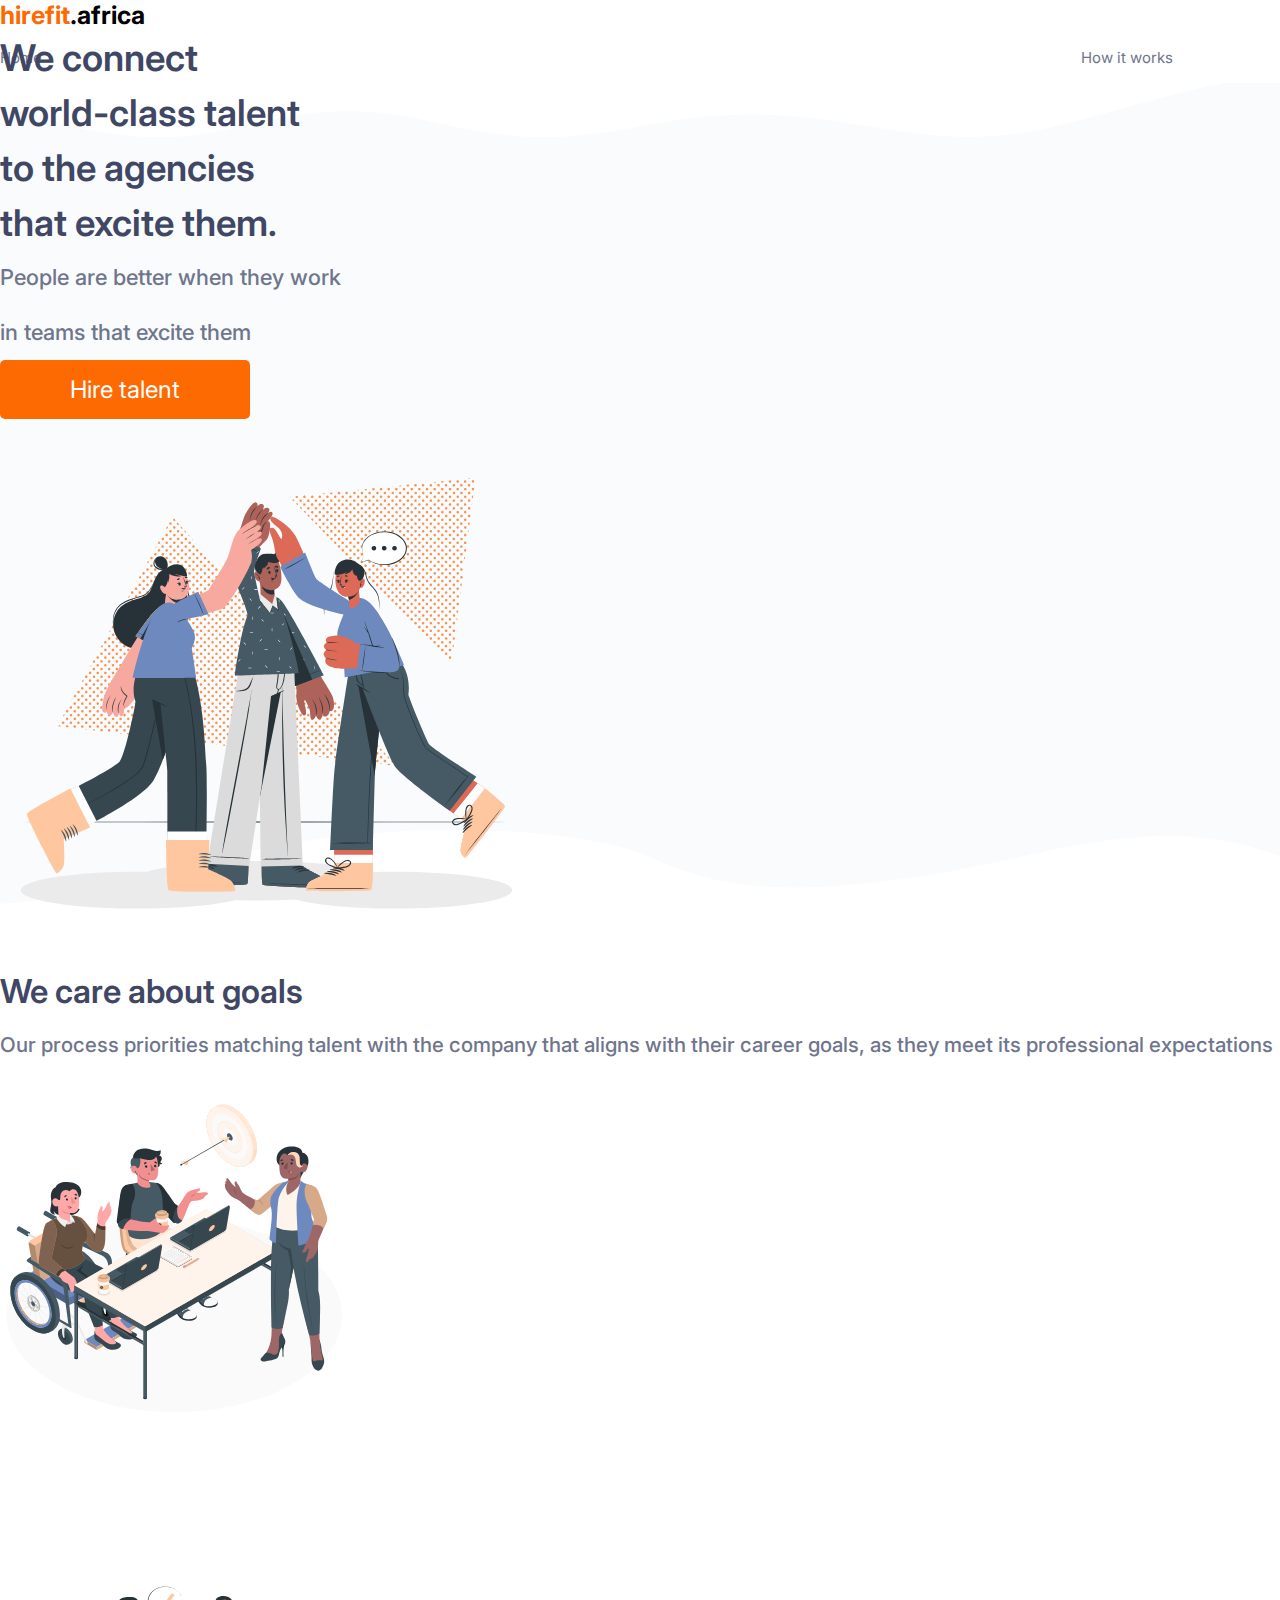
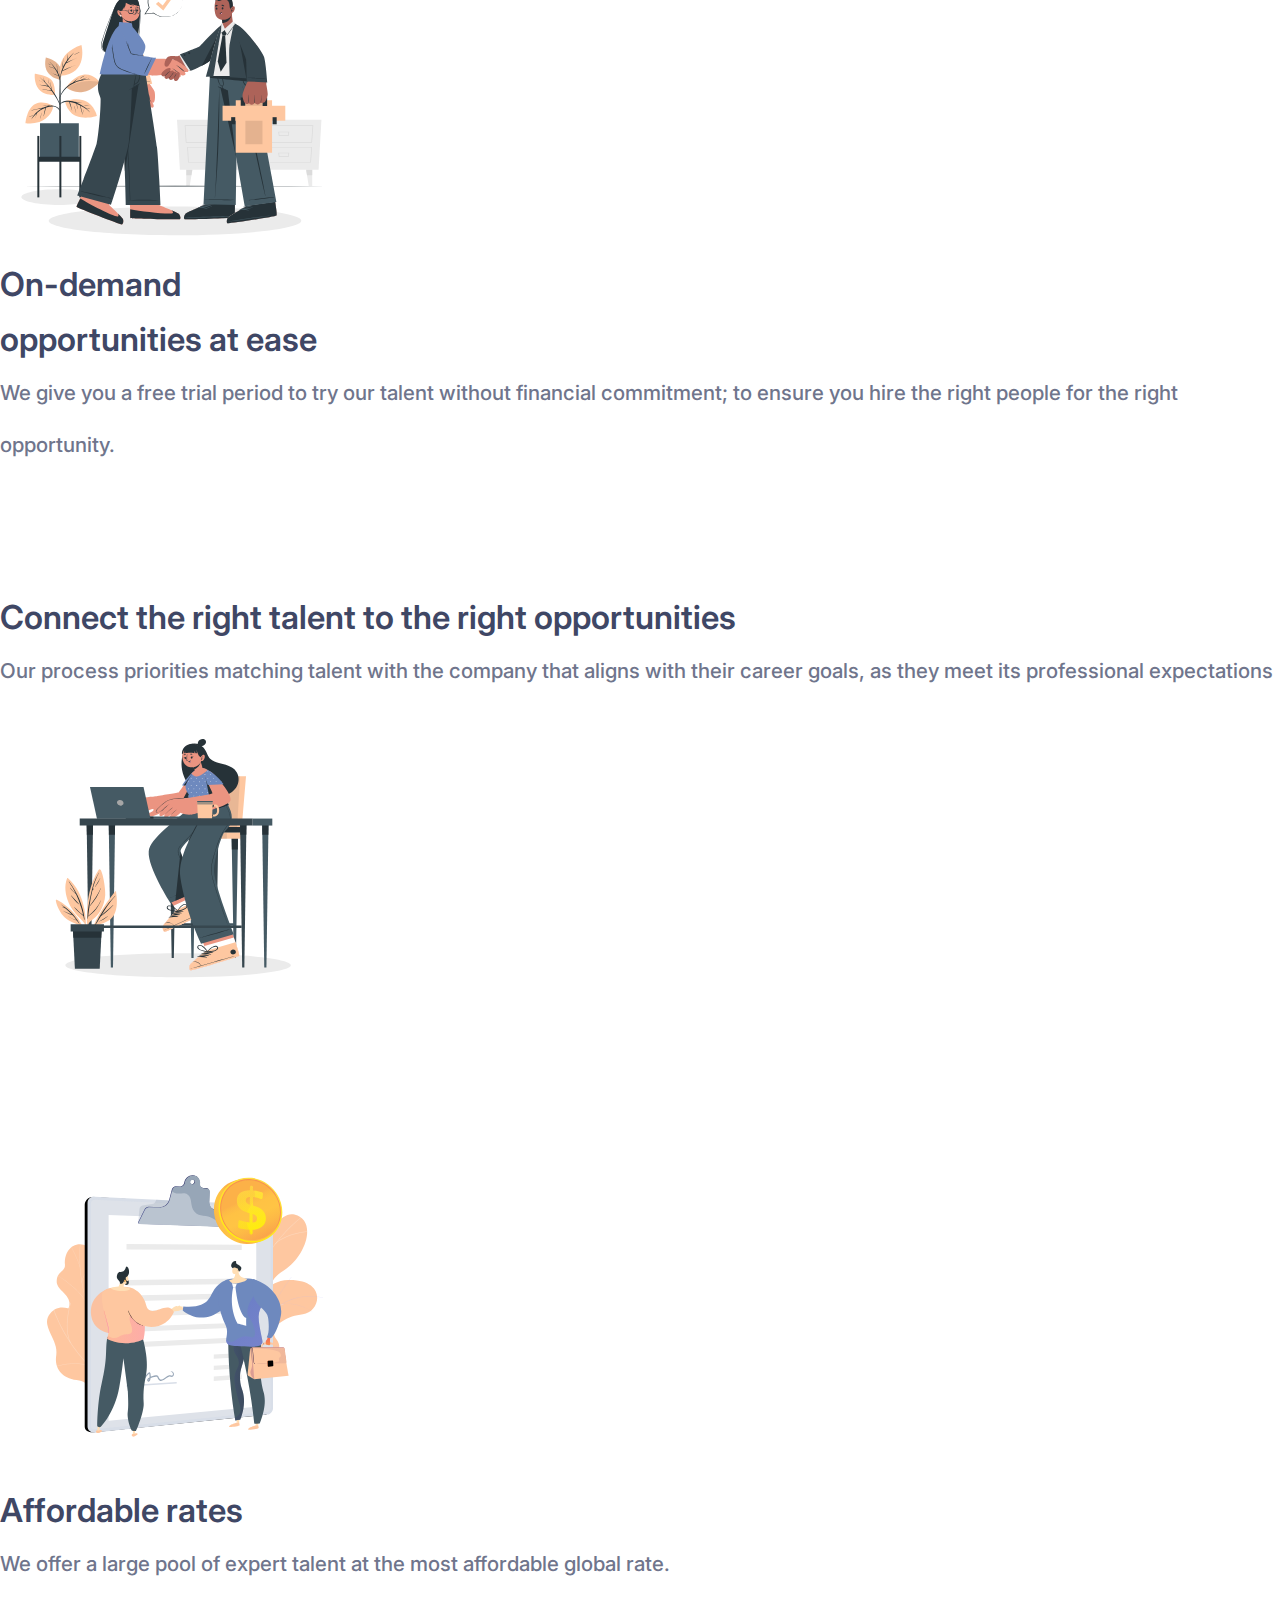
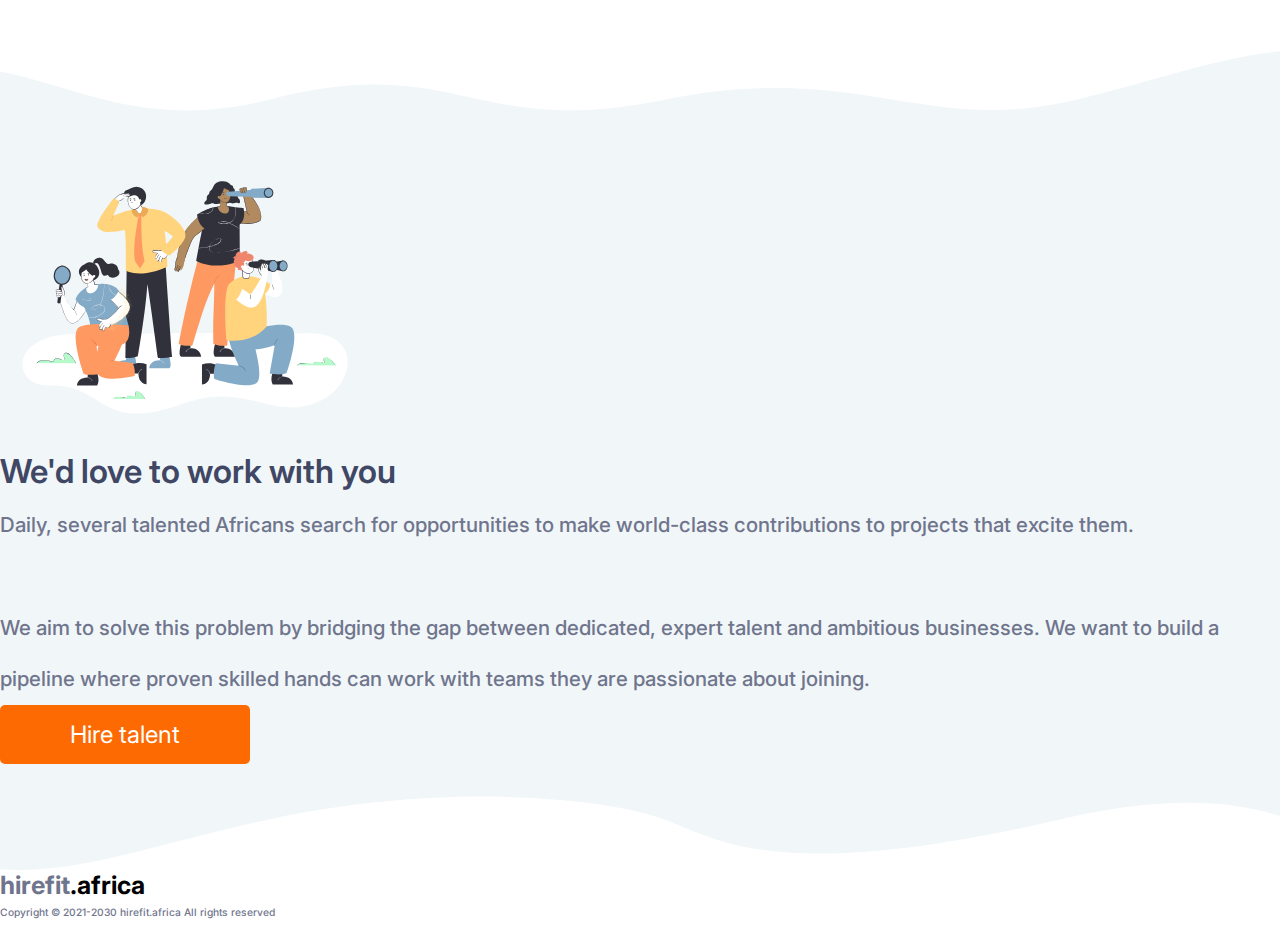
<file: index.html>
<!DOCTYPE html>
<html lang="en">
<head>
	<meta charset="UTF-8">
	<meta http-equiv="X-UA-Compatible" content="IE=edge">
	<meta name="viewport" content="width=device-width, initial-scale=1.0">	
	<link href="https://cdn.jsdelivr.net/npm/bootstrap@5.1.0/dist/css/bootstrap.min.css" rel="stylesheet"
		integrity="sha384-KyZXEAg3QhqLMpG8r+8fhAXLRk2vvoC2f3B09zVXn8CA5QIVfZOJ3BCsw2P0p/We" crossorigin="anonymous">
	<link rel="stylesheet" href="./css/style.css">
	<title>Hirefit Africa</title>
</head>
<body>
	<div class="header">
		<nav class="container navbar px-4" id="navbar">
			<a class="nav-logo" href="/"><span style="color: #FD6A02;">hirefit</span>.africa</a>
			<ul class="nav-menu">
				<li class="nav-item">
					<a href="/" class="nav-link">Home</a>
				</li>
				<li class="nav-item">
					<a href="how-it-works.html" class="nav-link">How it works</a>
				</li>
			</ul>
			<div class="hamburger">
				<img src="./assets/menu.svg" alt="hamburger menu">
			</div>
		</nav>
	</div>

	<div class="hero">
		<div class="container">
			<div class="row align-items-center p-3 justify-content-center">
				<div class="col-11 col-md-6">
					<h1>We connect<br class="d-md-none"> world-class talent<br class="d-md-none"> to the agencies<br class="d-md-none"> that excite them.</h1>
					<h6>People are better when they work <br>in teams that excite them</h6>
					<div>
						<button class="btn btn-primary mt-4">Hire talent</button>
					</div>
				</div>
				<div class="col-md-6 text-center d-md-block d-none ">
					<img src="./assets/team_spirit.svg" alt="team spirit" class="img-fluid">
				</div>
			</div>
		</div>
	</div>

	<section>
		<div class="container">
			<div class="row align-items-center flex-column-reverse flex-md-row py-6 px-4">
				<div class="col-md-6">
					<h2>We care about goals</h2>
					<p>Our process priorities matching talent with the company that aligns with their career goals, as they meet its professional expectations</p>
				</div>
				<div class="col-md-6 text-center">
					<img src="./assets/content_team.svg" alt="content team illustration" class="img-fluid">
				</div>
			</div>

			<div class="row align-items-center py-6 px-4">
				<div class="col-md-6 text-center">
					<img src="./assets/business_deal.svg" alt="business deal illustration" class="img-fluid">
				</div>
				<div class="col-md-6">
					<h2>On-demand <br>opportunities at ease</h2>
					<p>We give you a free trial period to try our talent without financial commitment; to ensure you hire the right people for the right opportunity.</p>
				</div>
			</div>

			<div class="row align-items-center flex-column-reverse flex-md-row py-6 px-4">
				<div class="col-md-6">
					<h2>Connect the right talent to the right opportunities</h2>
					<p>Our process priorities matching talent with the company that aligns with their career goals, as they meet its
						professional expectations</p>
				</div>
				<div class="col-md-6 text-center">
					<img src="./assets/telecommunicating.svg" alt="telecommunication illustration" class="img-fluid">
				</div>
			</div>

			<div class="row align-items-center py-6 px-4">
				<div class="col-md-6 text-center">
					<img src="./assets/contract.svg" alt="business contract illustration" class="img-fluid">
				</div>
				<div class="col-md-6">
					<h2>Affordable rates</h2>
					<p>We offer a large pool of expert talent at the most affordable global rate.</p>
				</div>
			</div>
		</div>
	</section>

	<section class="work-with-us">
		<div class="container">
			<div class="row align-items-center justify-content-center px-3">
				<div class="col-11 col-md-6 text-center">
					<img src="./assets/job_search.svg" alt="job search illustration" class="img-fluid">
				</div>
				<div class="col-11 col-md-6">
					<h2>We'd love to work with you</h2>
					<p>Daily, several talented Africans search for opportunities to make world-class contributions to projects that excite
					them.
					<br> <br>
					We aim to solve this problem by bridging the gap between dedicated, expert talent and ambitious businesses. We want to
					build a pipeline where proven skilled hands can work with teams they are passionate about joining.</p>
					<button class="btn btn-primary mt-3">Hire talent</button>
				</div>
			</div>
		</div>
	</section>

	<footer class="mt-2">
		<div class="container">
			<a class="nav-logo" href="/"><span style="color: #6F758C;">hirefit</span>.africa</a>
			<div class="copyright">
					<p>Copyright © 2021-2030 hirefit.africa All rights reserved</p>
			</div>
		</div>
	</footer>
	
	<script src="./js/script.js"></script>
	<script src="https://cdn.jsdelivr.net/npm/bootstrap@5.1.0/dist/js/bootstrap.bundle.min.js"
		integrity="sha384-U1DAWAznBHeqEIlVSCgzq+c9gqGAJn5c/t99JyeKa9xxaYpSvHU5awsuZVVFIhvj" crossorigin="anonymous"></script>
</body>
</html>
</file>
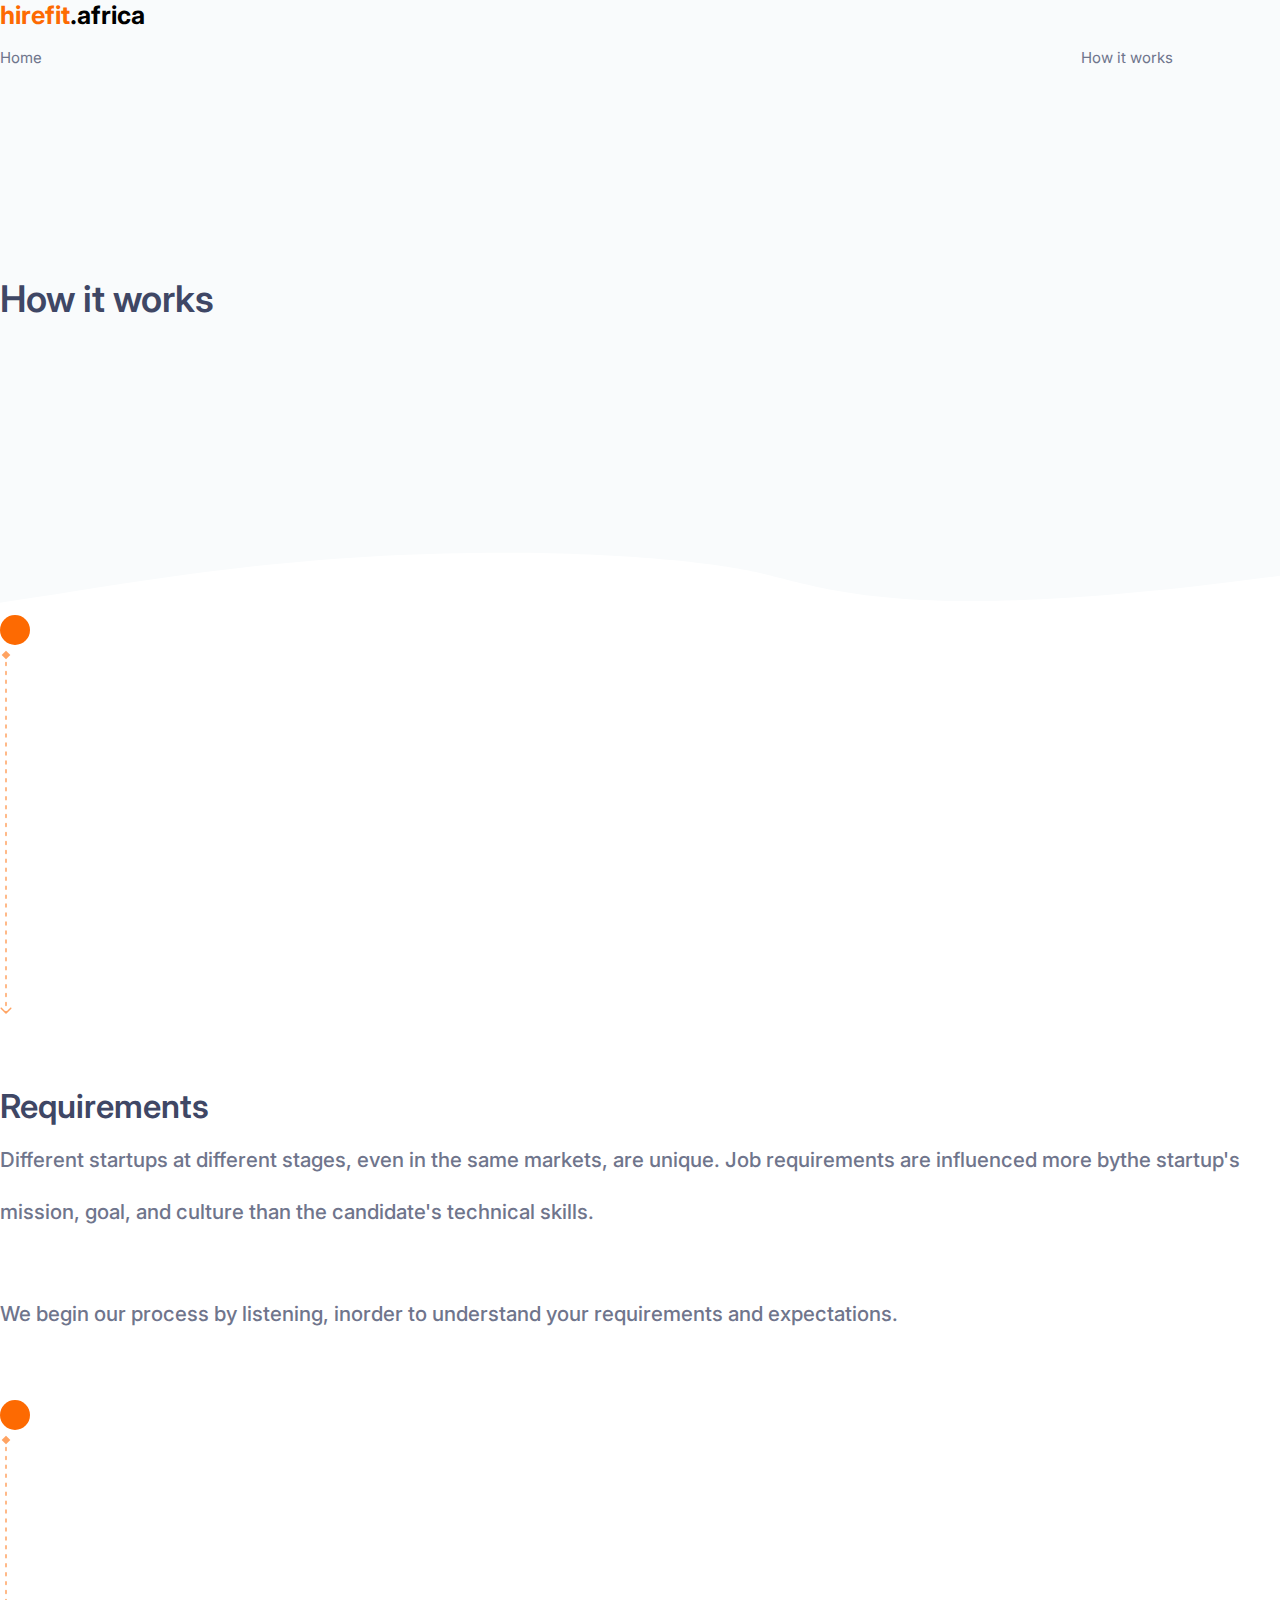
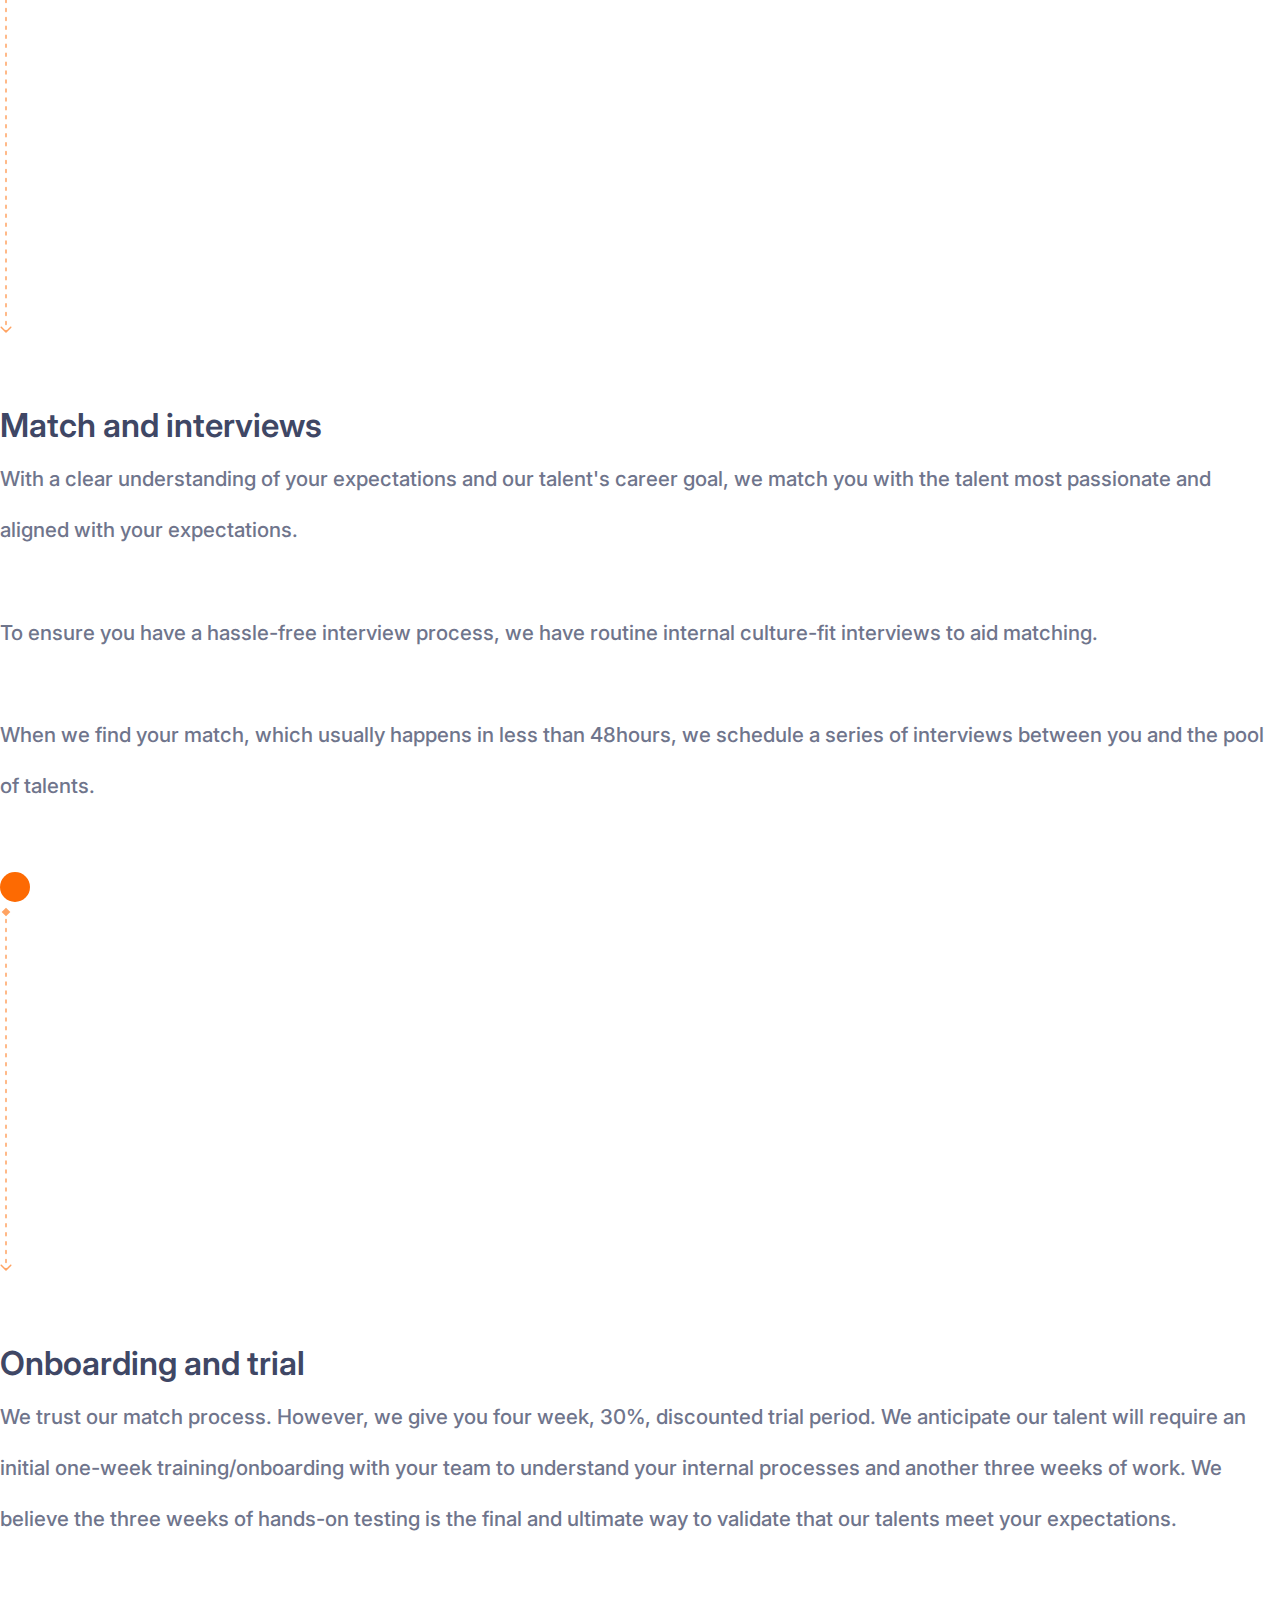
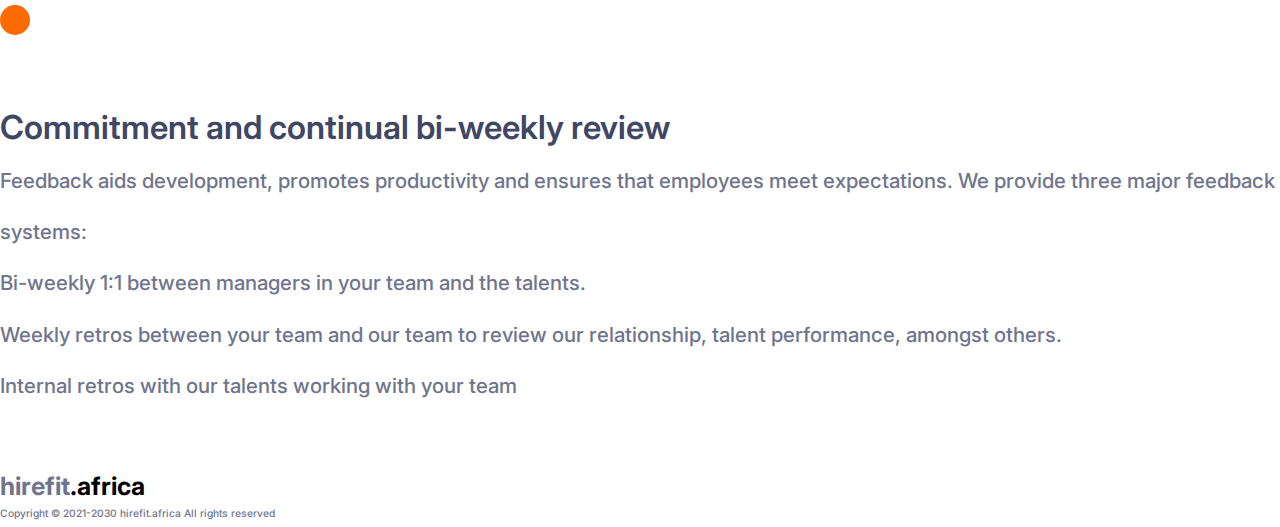
<file: how-it-works.html>
<!DOCTYPE html>
<html lang="en">
<head>
	<meta charset="UTF-8">
	<meta http-equiv="X-UA-Compatible" content="IE=edge">
	<meta name="viewport" content="width=device-width, initial-scale=1.0">
	<link href="https://cdn.jsdelivr.net/npm/bootstrap@5.1.0/dist/css/bootstrap.min.css" rel="stylesheet"
		integrity="sha384-KyZXEAg3QhqLMpG8r+8fhAXLRk2vvoC2f3B09zVXn8CA5QIVfZOJ3BCsw2P0p/We" crossorigin="anonymous">
	<link rel="stylesheet" href="./css/style.css">
	<title>How it works</title>
</head>
<body>
	<div class="how-it-works-header">
		<div class="header">
			<nav class="container navbar px-4" id="navbar">
				<a class="nav-logo" href="/"><span style="color: #FD6A02;">hirefit</span>.africa</a>
				<ul class="nav-menu">
					<li class="nav-item">
						<a href="/" class="nav-link">Home</a>
					</li>
					<li class="nav-item">
						<a href="how-it-works.html" class="nav-link">How it works</a>
					</li>
				</ul>
				<div class="hamburger">
					<img src="./assets/menu.svg" alt="">
				</div>
			</nav>
		</div>
		
		<div class="how-it-works-hero">
			<div class="container">
				<div class="row align-items-center justify-content-center px-4">
					<div class="col">
						<h1>How it works</h1>
					</div>
				</div>
			</div>
		</div>
	</div>

	<section>
		<div class="container">
			<div class="row justify-content-center">
				<div class="col-3 text-center pt-1">
					<div>
						<div>
							<img src="./assets/eclipse_1.svg" alt="">
						</div>

						<div class="pt-2">
							<img src="./assets/line_1.svg" alt="" height="100%">
						</div>
					</div>
				</div>
				
				<div class="col-9 px-4 pt-0 py-6">
					<h2>Requirements</h2>
					<p>Different startups at different stages, even in the same markets, are unique. Job requirements are influenced more bythe startup's mission, goal, and culture than the candidate's technical skills.
						<br><br>
						We begin our process by listening, inorder to understand your requirements and expectations.
					</p>
				</div>
			</div>
		</div>

		<div class="container">
			<div class="row justify-content-center">
				<div class="col-3 text-center pt-1">
					<div>
						<div>
							<img src="./assets/eclipse_1.svg" alt="">
						</div>
		
						<div class="pt-2">
							<picture>
								<source media='(max-width: 769px)' srcset='./assets/line_2.svg' />
								<source media='(min-width: 768px)' srcset='./assets/line_2.svg' />
								<img src="./assets/line_1.svg" alt="">
							</picture>
						</div>
					</div>
				</div>
		
				<div class="col col-9 px-4 pt-0 py-6">
					<h2>Match and interviews</h2>
					<p>With a clear understanding of your expectations and our talent's career goal, we match you with the talent most
					passionate and aligned with your expectations.
					<br><br>
					To ensure you have a hassle-free interview process, we have routine internal culture-fit interviews to aid matching.
					<br><br>
					When we find your match, which usually happens in less than 48hours, we schedule a series of interviews between you and
					the pool of talents.
					</p>
				</div>
			</div>
		</div>

		<div class="container">
			<div class="row justify-content-center">
				<div class="col-3 text-center pt-1">
					<div>
						<div>
							<img src="./assets/eclipse_1.svg" alt="">
						</div>
		
						<div class="pt-2">
							<picture>
								<source media='(max-width: 769px)' srcset='./assets/line_3.svg' />
								<source media='(min-width: 768px)' srcset='./assets/line_1.svg' />
								<img src="./assets/line_1.svg" alt="">
							</picture>
						</div>
					</div>
				</div>
		
				<div class="col-9 px-4 pt-0 py-6">
					<h2>Onboarding and trial</h2>
					<p>We trust our match process. However, we give you four week, 30%, discounted trial period. We anticipate our talent will
					require an initial one-week training/onboarding with your team to understand your internal processes and another three
					weeks of work. We believe the three weeks of hands-on testing is the final and ultimate way to validate that our talents
					meet your expectations. 
					</p>
				</div>
			</div>
		</div>

		<div class="container">
			<div class="row justify-content-center">
				<div class="col-3 text-center pt-1">
					<div>
						<div>
							<img src="./assets/eclipse_1.svg" alt="">
						</div>
					</div>
				</div>
		
				<div class="col-9 px-4 pt-0 py-6">
					<h2>Commitment and continual bi-weekly review </h2>
					<p>Feedback aids development, promotes productivity and ensures that employees meet expectations. We provide three major feedback systems:</p>
					<ul>
						<li>Bi-weekly 1:1 between managers in your team and the talents. </li>
						<li>Weekly retros between your team and our team to review our relationship, talent performance, amongst others.</li>
						<li>Internal retros with our talents working with your team</li>
					</ul>
				</div>
			</div>
		</div>
	</section>
	
	<footer class="mt-2 pt-4 pb-2">
		<div class="container">
			<a class="nav-logo" href="/"><span style="color: #6F758C;">hirefit</span>.africa</a>
			<div class="copyright">
				<p>Copyright © 2021-2030 hirefit.africa All rights reserved</p>
			</div>
		</div>
	</footer>

	<script src="./js/script.js"></script>
	<script src="https://cdn.jsdelivr.net/npm/bootstrap@5.1.0/dist/js/bootstrap.bundle.min.js"
		integrity="sha384-U1DAWAznBHeqEIlVSCgzq+c9gqGAJn5c/t99JyeKa9xxaYpSvHU5awsuZVVFIhvj" crossorigin="anonymous"></script>
</body>
</html>
</file>
<file: css/style.css>
@import url('https://fonts.googleapis.com/css2?family=Inter:wght@500;600;700&display=swap');

* {
  font-family: 'Inter', sans-serif;
  margin: 0;
  padding: 0;
}

body {
  font-size: 20.51px;
}

h1 {
  font-size: 1.8em;
  font-style: normal;
  font-weight: 600;
  line-height: 55px;
  color: #3f4765;
}

h2,
h3,
h4,
h5 {
  font-size: 1.61em;
  font-style: normal;
  font-weight: 600;
  line-height: 55px;
  color: #3f4765;
}

h6 {
  font-size: 1.07em;
  font-style: normal;
  font-weight: 500;
  line-height: 2.5em;
  color: #6f758c;
}

ul {
  list-style-type: disc;
  margin: 0;
}

p,
li {
  font-style: normal;
  font-weight: 500;
  line-height: 2.5em;
  color: #6f758c;
  margin: 0;
}

li.nav-item {
  list-style-type: none;
}

a,
a:hover {
  text-decoration: none;
  color: #000;
}

.py-6 {
  padding: 2.93em 0;
}

.navbar {
  width: 91.67%;
}

.nav-logo {
  font-size: 1.22em;
  font-weight: 700;
}

.nav-menu {
  display: flex;
  justify-content: space-between;
  align-items: center;
}

.nav-link {
  font-size: 0.73em;
  font-weight: 400;
  color: #6f758c;
}

.nav-link:hover {
  color: #000;
}

.header {
  /* background-color: #f9fbfc; */
  display: flex;
}

.hamburger {
  display: none;
}

.hero {
  height: 40em;
  width: 100%;
  background-image: url(../assets/wave1.svg);
}

.hero,
.work-with-us {
  background-repeat: no-repeat;
  background-position: bottom center;
  background-size: cover;
  display: flex;
  align-items: center;
}

.work-with-us {
  height: 40em;
  width: 100%;
  background-image: url(../assets/wave2.svg);
}

.btn-primary {
  background-color: #fd6a02;
  color: #fff;
  border-radius: 5px;
  border: none;
  padding: 15px 70px;
  font-size: 1.17em;
}

.btn-primary:hover {
  background-color: #fd8835;
}

.copyright {
  font-size: 0.5em;
  color: #6f758c;
}

/* HOW IT WORKS PAGE */
.how-it-works-header {
  height: 30em;
  width: 100%;
  background-image: url(../assets/wave3.svg);
  background-repeat: no-repeat;
  background-position: bottom center;
  background-size: cover;
}

.how-it-works-hero {
  height: 70%;
  display: flex;
  align-items: center;
}

@media only screen and (max-width: 768px) {
  h6 {
    font-style: normal;
    font-weight: 600;
    line-height: 55px;
    color: #3f4765;
  }

  p,
  li {
    font-size: 0.72em;
    line-height: 2em;
    color: #6f758c;
  }

  h1 {
    font-size: 1.36em;
    font-style: normal;
    font-weight: 600;
    line-height: 1.7em;
    color: #3f4765;
  }

  h2,
  h3,
  h4,
  h5 {
    font-size: 1.17em;
    font-style: normal;
    font-weight: 600;
    line-height: 1.7em;
    color: #3f4765;
  }

  h6 {
    font-size: 0.84em;
    line-height: 2em;
    color: #6f758c;
  }

  .py-6 {
    padding: 1.71em 0;
  }

  .btn-primary {
    padding: 14px 95px;
    font-size: 0.97em;
  }

  .nav-menu {
    position: absolute;
    opacity: 0;
    left: 0;
    top: 3rem;
    flex-direction: column;
    background-color: #fff;
    width: 100%;
    border-radius: 10px;
    text-align: center;
    transition: 0.3s;
    box-shadow: 0 10px 27px rgba(0, 0, 0, 0.05);
  }

  .nav-menu.active {
    opacity: 1;
  }

  .nav-link {
    font-size: 1em;
  }

  .nav-item {
    margin: auto;
    width: 100%;
    padding: 15px 0;
  }

  .hamburger {
    display: block;
    cursor: pointer;
  }

  .hero {
    height: 24em;
  }
  .work-with-us {
    height: 44em;
  }

  .how-it-works-header {
    height: 15em;
  }
}
</file>
